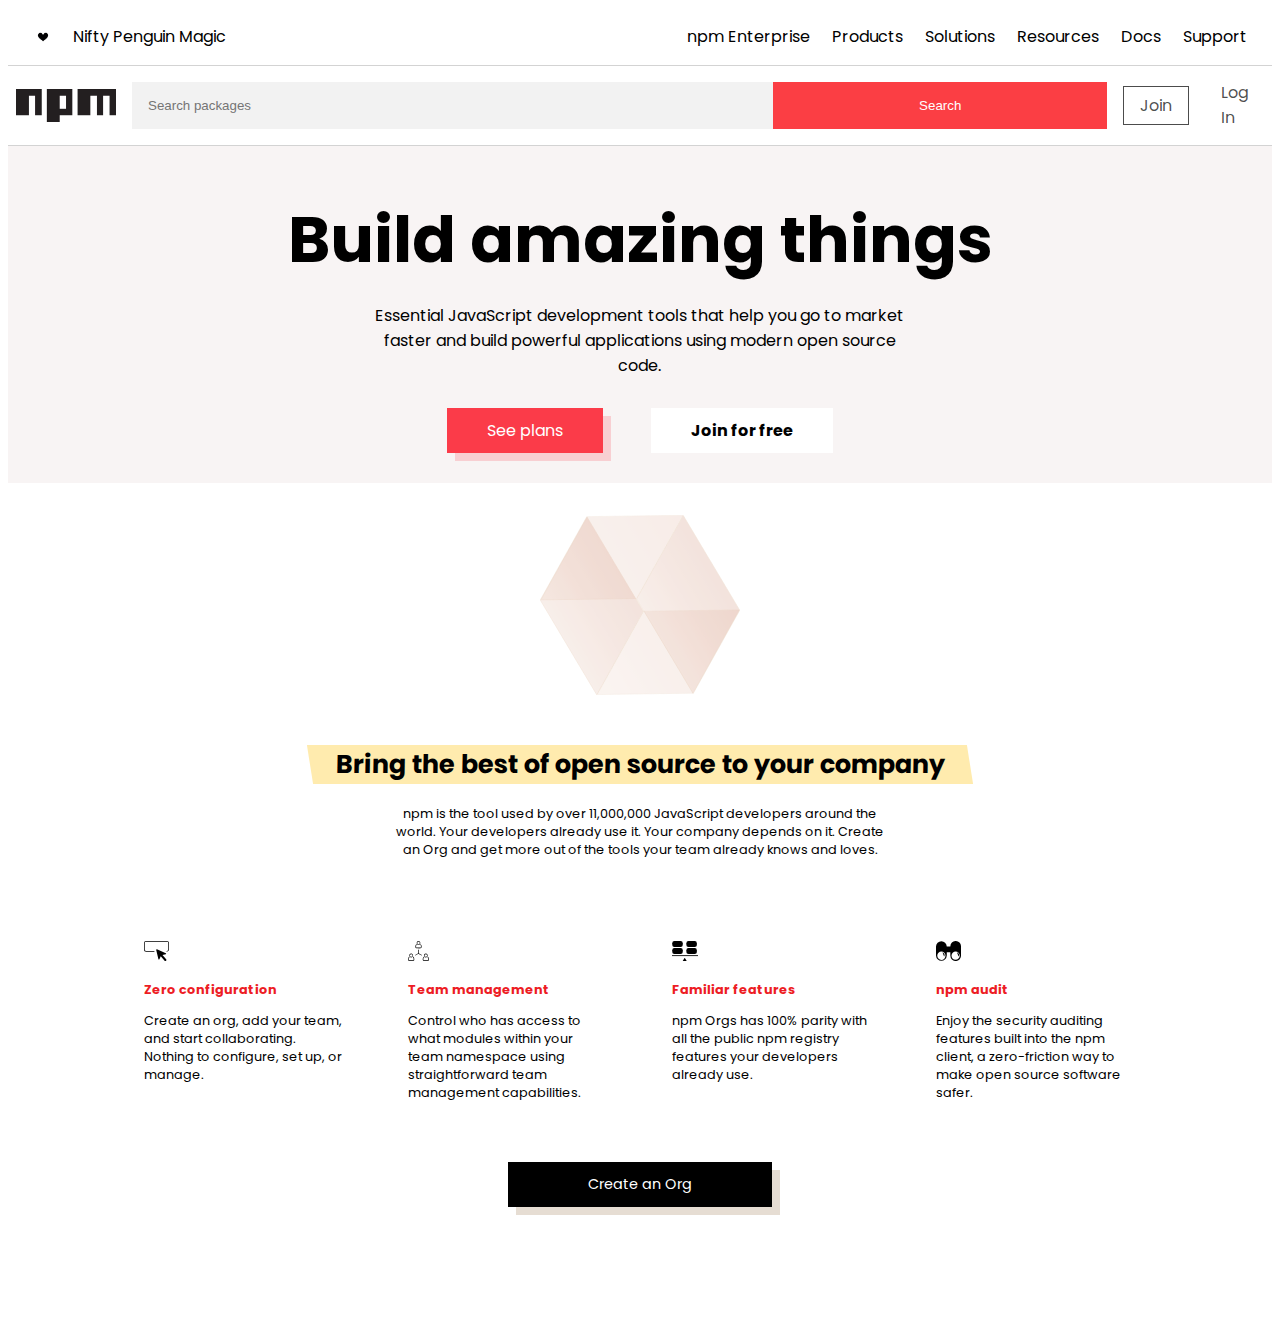
<file: lab-html-css-done-second-time-BEM-Oscar/index.html>
<!DOCTYPE html>
<html lang="en">

<head>
    <meta charset="UTF-8">
    <meta name="viewport" content="width=device-width, initial-scale=1.0">
    <title>Ejercicio</title>
    <link rel="stylesheet" href="style.css">
</head>

<body>

</body>

</html>
<header>
    <div>
        <div>
            <img class="blackHeart" src="images/black-heart.png" alt="black heart" />
            <span> Nifty Penguin Magic </span>
        </div>
        <nav>
            <ul>
                <li><a href="#"> npm Enterprise </a></li>
                <li><a href="#"> Products </a></li>
                <li><a href="#"> Solutions </a></li>
                <li><a href="#"> Resources </a></li>
                <li><a href="#"> Docs </a></li>
                <li><a href="#"> Support </a></li>
            </ul>
        </nav>
    </div>

    <div class="topSearch">
        <img class="npmLogo" src="images/npm-logo.png" alt="npm logo">

        <form class="searchForm" action="/">
            <input type="text" name="package-name" id="package-name" placeholder="Search packages">
            <input type="submit" value="Search">
        </form>
        <div class="loginLinks">
            <a class="loginLinks__join" href="">Join</a>
            <a href="">Log In</a>
        </div>
    </div>
</header>

<section class="section-amazing">
    <h1 class="section-amazing__title">
        Build amazing
        things
    </h1>
    <article class="section-amazing__description">
        Essential JavaScript development tools that help you go to market faster and build powerful applications using
        modern open source code.
    </article>
    <div class="section-amazing__links"><a class="link-see-plans" href="">See plans</a> <a href=""
            class="link-join-free">Join for free</a>
    </div>
</section>
<section class="section-open-source">
    <img class="section-open-source__image" src="images/triangle-hexagon.svg" alt="triangle hexagon">
    <h2 class="section-open-source__title">Bring the best of open source to your company</h2>
    <article class="section-open-source__description">
        npm is the tool used by
        over 11,000,000 JavaScript developers around the world. Your developers already use it. Your company depends on
        it.
        Create an Org and get more out of the tools your team already knows and loves.
    </article>
</section>
<section class="section-features">
    <div class="section-features__container">
        <div>
            <img class="section-features__image" src="images/zero-configuration.svg" alt="">
            <h3 class="section-features__title">Zero configuration</h3>
            <p class="section-features__description">
                Create an org, add
                your team, and start collaborating. Nothing to configure, set up, or manage.
            </p>
        </div>
        <div>
            <img class="section-features__image" src="images/team-management.svg" alt="team management">
            <h3 class="section-features__title">Team management</h3>
            <p class="section-features__description">
                Control who has
                access
                to
                what modules within your team namespace using straightforward team management capabilities.
            </p>
        </div>
        <div>
            <img class="section-features__image" src="images/familiar-features.svg" alt="">
            <h3 class="section-features__title">Familiar features</h3>
            <p class="section-features__description">
                npm
                Orgs
                has 100% parity with all the public npm registry features your developers already use.
            </p>
        </div>
        <div>
            <img class="section-features__image" src="images/npm-audit.svg" alt="npm audit">
            <h3 class="section-features__title">npm audit</h3>
            <p class="section-features__description">
                Enjoy the
                security
                auditing features built into the npm client, a zero-friction way to make open source software safer.
            </p>
        </div>
    </div>
    <a class="section-features__btn" href="">Create an Org</a>
</section>
</file>
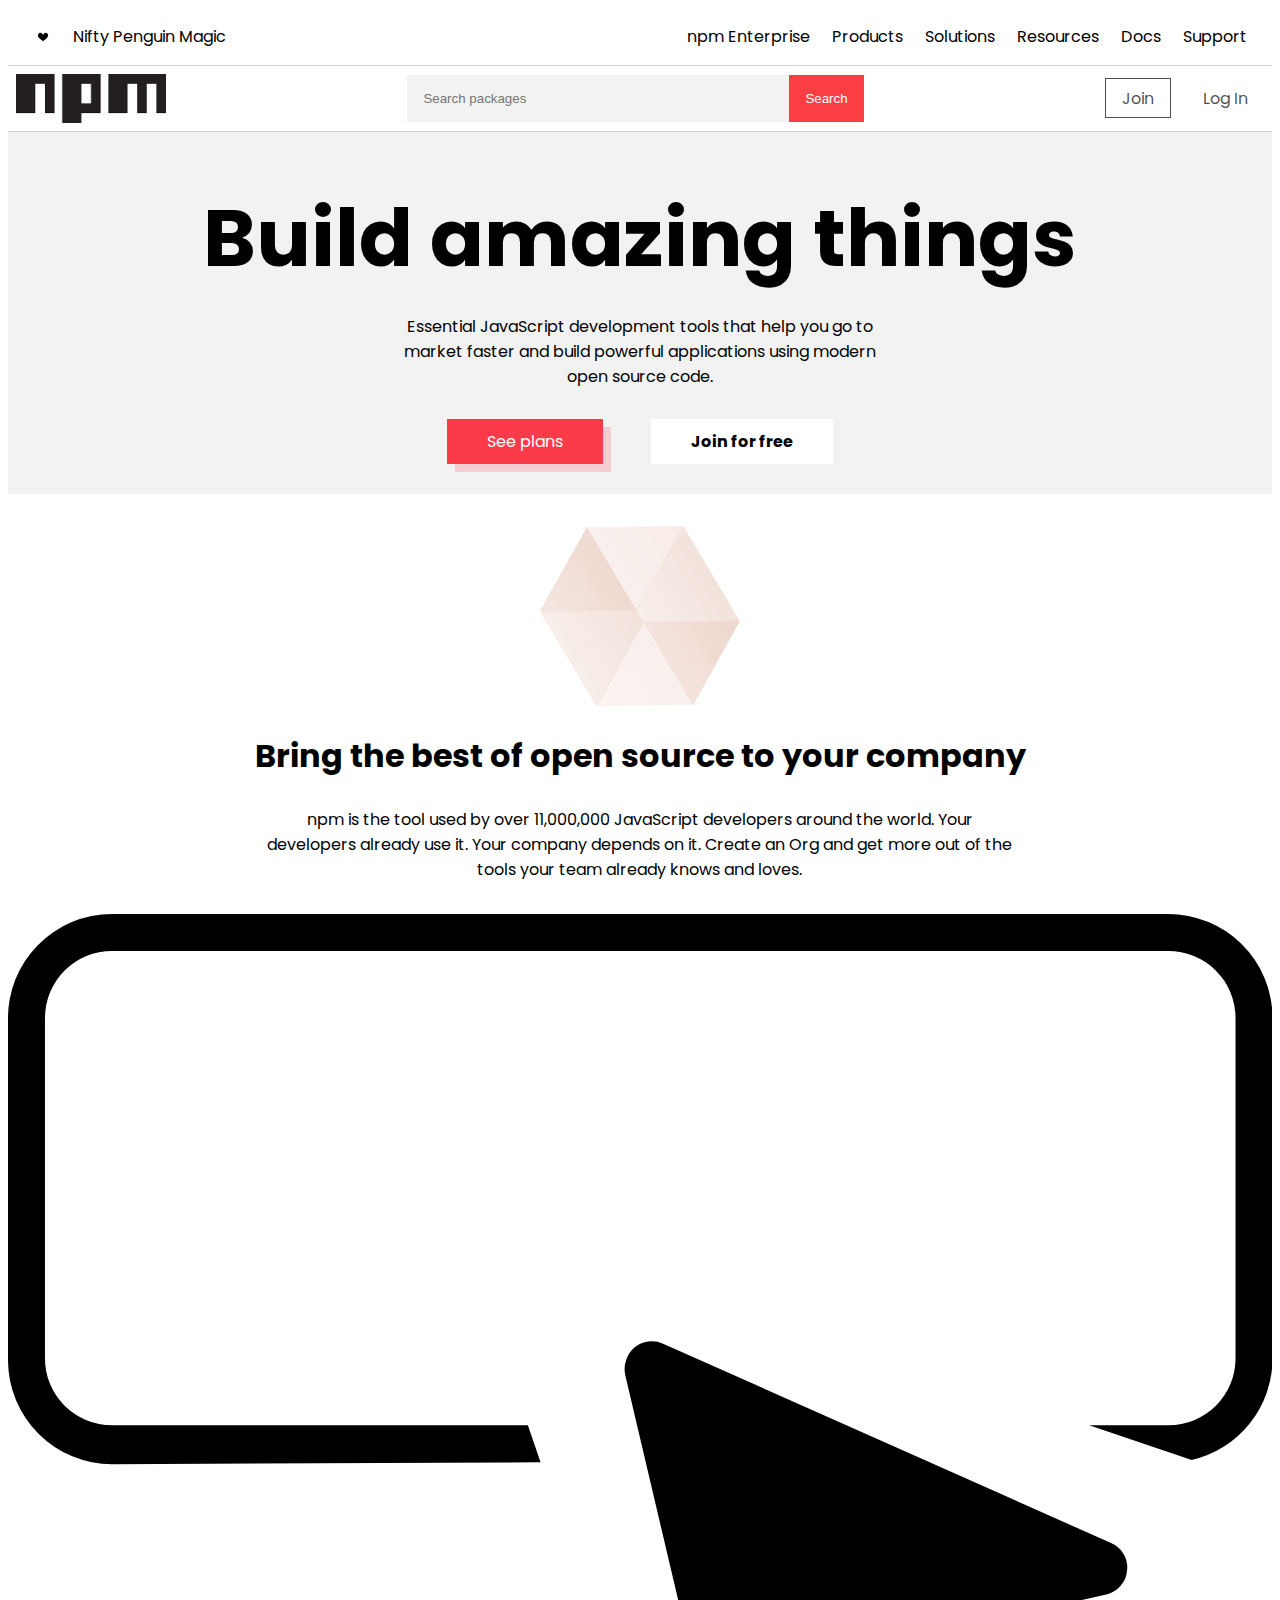
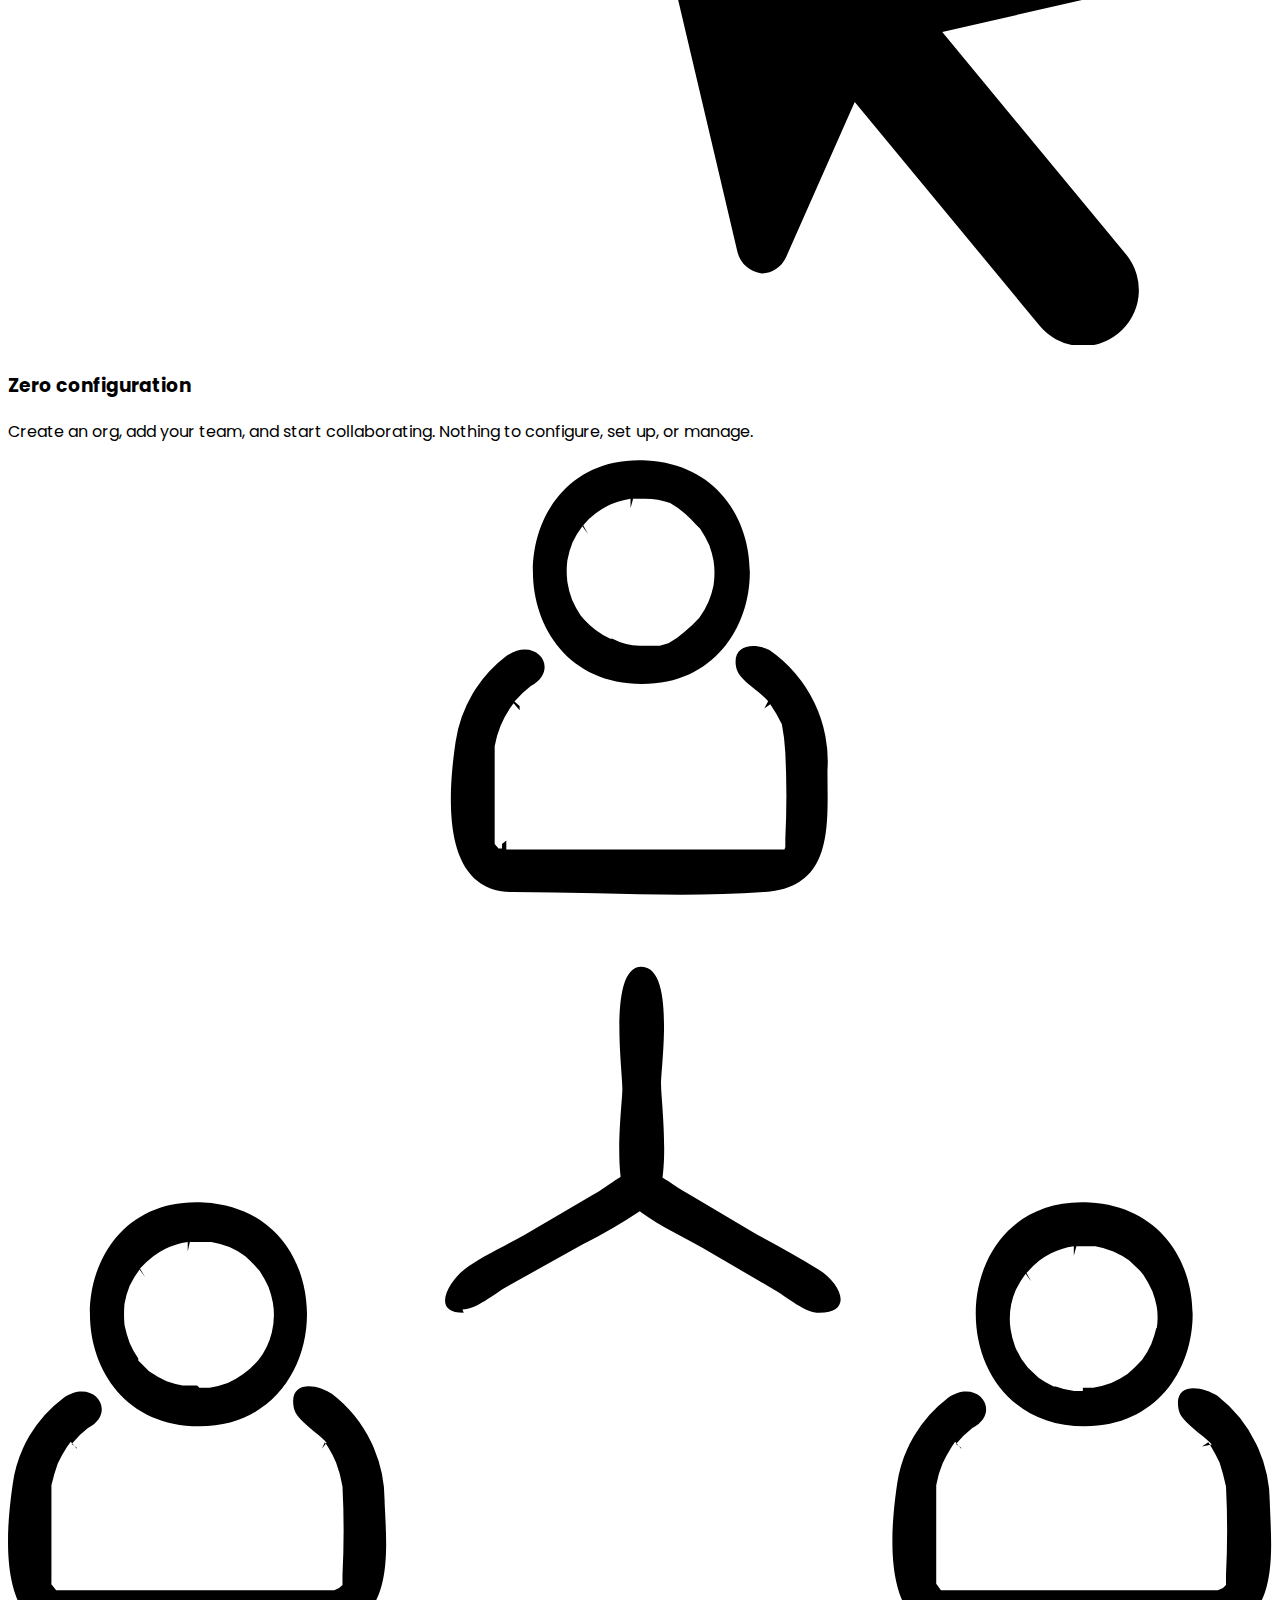
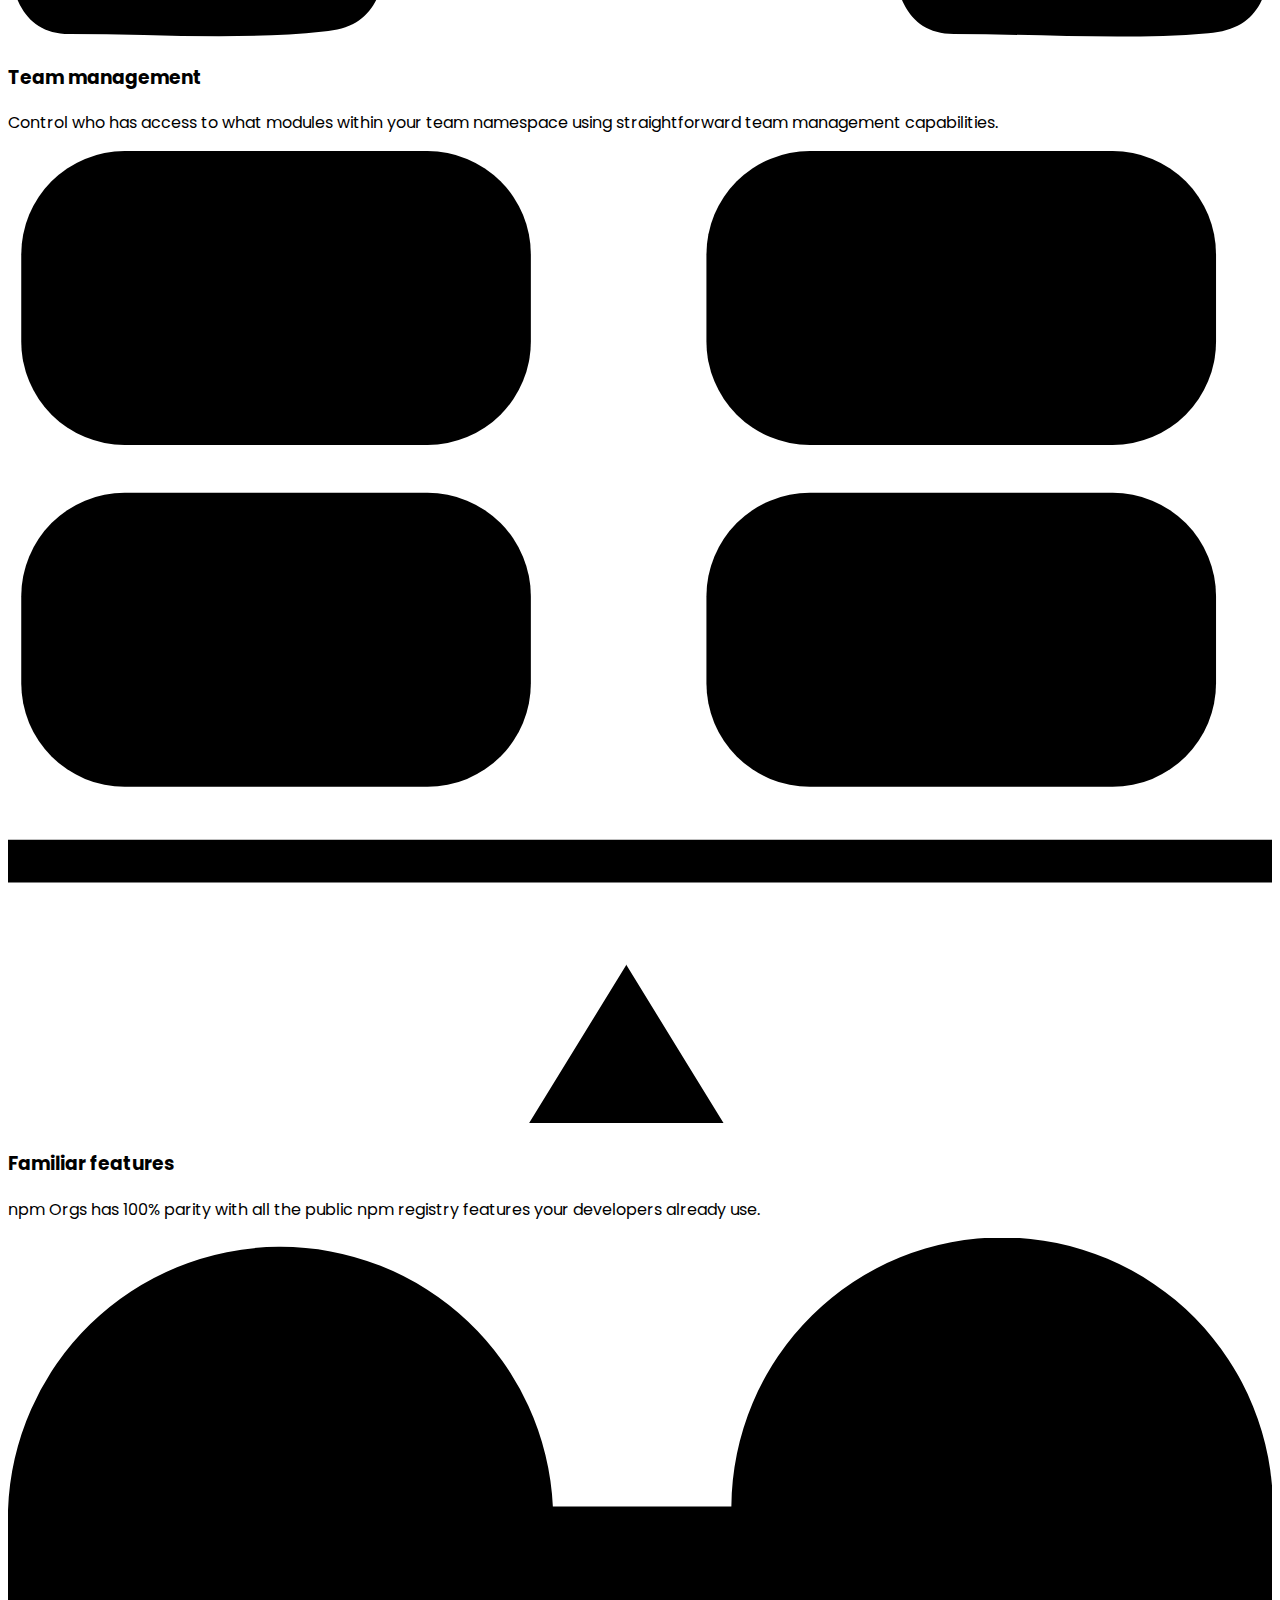
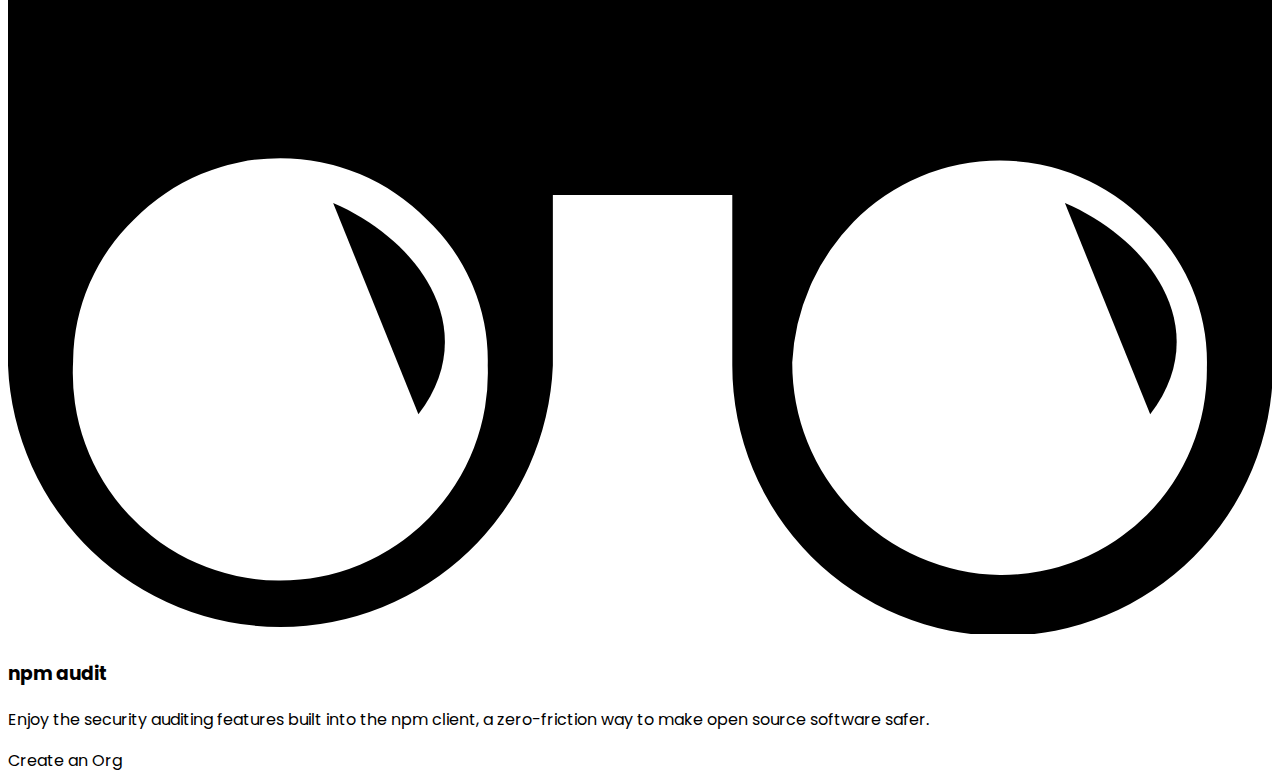
<file: lab-html-css-sol-parcial-oscar/index.html>
<!DOCTYPE html>
<html lang="en">

<head>
    <meta charset="UTF-8">
    <meta name="viewport" content="width=device-width, initial-scale=1.0">
    <title>Ejercicio</title>
    <link rel="stylesheet" href="style.css">
</head>

<body>

</body>

</html>
<header>
    <div>
        <div>
            <img class="blackHeart" src="images/black-heart.png" alt="black heart" />
            <span> Nifty Penguin Magic </span>
        </div>
        <nav>
            <ul>
                <li><a href="#"> npm Enterprise </a></li>
                <li><a href="#"> Products </a></li>
                <li><a href="#"> Solutions </a></li>
                <li><a href="#"> Resources </a></li>
                <li><a href="#"> Docs </a></li>
                <li><a href="#"> Support </a></li>
            </ul>
        </nav>
    </div>

    <div class="topSearch">
        <img class="npmLogo" src="images/npm-logo.png" alt="npm logo">

        <form class="searchForm" action="/">
            <input type="text" name="package-name" id="package-name" placeholder="Search packages">
            <input type="submit" value="Search">
        </form>
        <div class="loginLinks">
            <a class="loginLinks__join" href="">Join</a>
            <a href="">Log In</a>
        </div>
    </div>
</header>

<section class="section-amazing">
    <h1 class="section-amazing__title">
        Build amazing
        things
    </h1>
    <article class="section-amazing__description">
        Essential JavaScript development tools that help you go to market faster and build powerful applications using
        modern open source code.
    </article>
    <div class="section-amazing__links"><a class="link-see-plans" href="">See plans</a> <a href=""
            class="link-join-free">Join for free</a>
    </div>
</section>
<section class="section-open-source">
    <img class="section-open-source__image" src="images/triangle-hexagon.svg" alt="triangle hexagon">
    <h2 class="section-open-source__title">Bring the best of open source to your company</h2>
    <article class="section-open-source__description">
        npm is the tool used by
        over 11,000,000 JavaScript developers around the world. Your developers already use it. Your company depends on
        it.
        Create an Org and get more out of the tools your team already knows and loves.
    </article>
</section>
<section>
    <div>
        <div>
            <img src="images/zero-configuration.svg" alt="">
            <h3>Zero configuration</h3>
            <p>
                Create an org, add
                your team, and start collaborating. Nothing to configure, set up, or manage.
            </p>
        </div>
        <div>
            <img src="images/team-management.svg" alt="team management">
            <h3>Team management</h3>
            <p>
                Control who has
                access
                to
                what modules within your team namespace using straightforward team management capabilities.
            </p>
        </div>
        <div>
            <img src="images/familiar-features.svg" alt="">
            <h3>Familiar features</h3>
            <p>
                npm
                Orgs
                has 100% parity with all the public npm registry features your developers already use.
            </p>
        </div>
        <div>
            <img src="images/npm-audit.svg" alt="npm audit">
            <h3>npm audit</h3>
            <p>
                Enjoy the
                security
                auditing features built into the npm client, a zero-friction way to make open source software safer.
            </p>
        </div>
    </div><a href="">Create an Org</a>
</section>
</file>
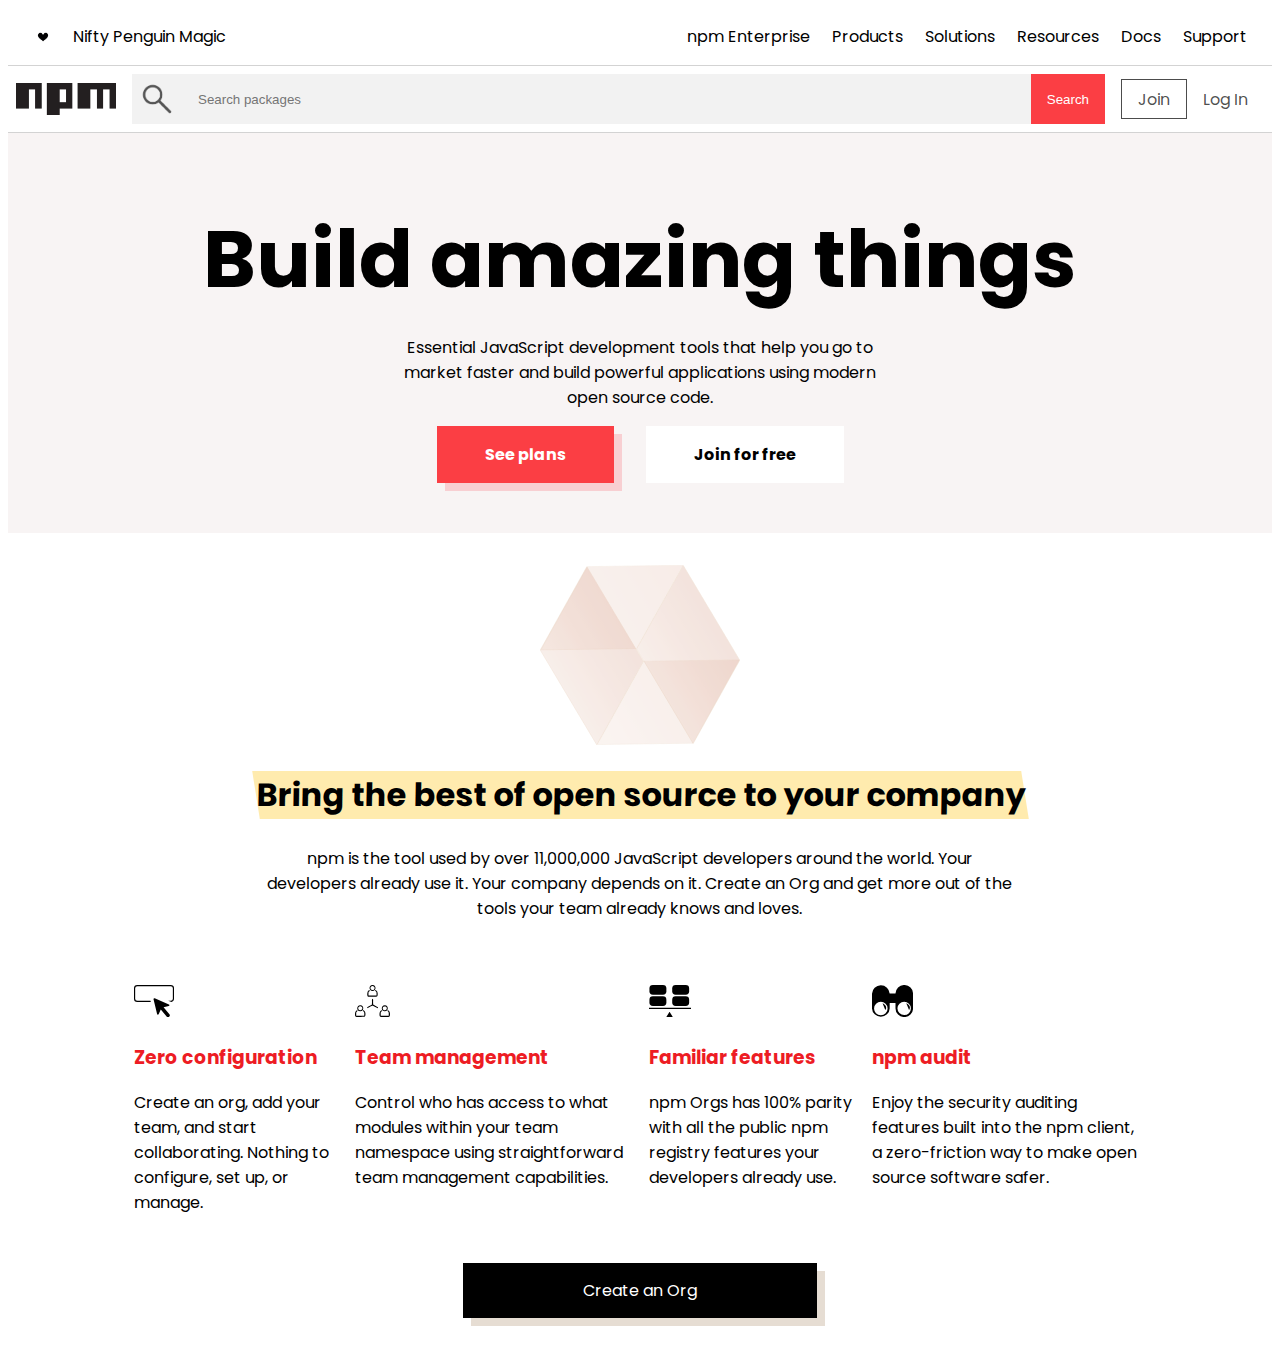
<file: lab-html-exercise-9AbrilStudents-Oscar-final/index.html>
<!DOCTYPE html>
<html lang="en">

<head>
    <meta charset="UTF-8">
    <meta name="viewport" content="width=device-width, initial-scale=1.0">
    <title>Ejercicio</title>
    <link rel="stylesheet" href="style.css">
</head>

<body>

</body>

</html>
<header>
    <div>
        <div>
            <img class="blackHeart" src="images/black-heart.png" alt="black heart" />
            <span> Nifty Penguin Magic </span>
        </div>
        <nav>
            <ul>
                <li><a href="#"> npm Enterprise </a></li>
                <li><a href="#"> Products </a></li>
                <li><a href="#"> Solutions </a></li>
                <li><a href="#"> Resources </a></li>
                <li><a href="#"> Docs </a></li>
                <li><a href="#"> Support </a></li>
            </ul>
        </nav>
    </div>

    <div class="topSearch">
        <img class="npmLogo" src="images/npm-logo.png" alt="npm logo">

        <form class="searchForm" action="/">
            <img src="images/magnifying-glass.png" alt="magnifying-glass">
            <input type="text" name="package-name" id="package-name" placeholder="Search packages">
            <input type="submit" value="Search">
        </form>
        <div class="loginLinks">
            <a class="loginLinks__join" href="">Join</a>
            <a href="">Log In</a>
        </div>
    </div>
</header>

<section class="section-amazing">
    <h1 class="section-amazing__title">
        Build amazing
        things
    </h1>
    <article class="section-amazing__description">
        Essential JavaScript development tools that help you go to market faster and build powerful applications using
        modern open source code.
    </article>
    <div class="section-amazing__links"><a class="link-see-plans" href="">See plans</a> <a href=""
            class="link-join-free">Join for free</a>
    </div>
</section>
<section class="section-open-source">
    <img class="section-open-source__image" src="images/triangle-hexagon.svg" alt="triangle hexagon">
    <h2 class="section-open-source__title">Bring the best of open source to your company</h2>
    <article class="section-open-source__description">
        npm is the tool used by
        over 11,000,000 JavaScript developers around the world. Your developers already use it. Your company depends on
        it.
        Create an Org and get more out of the tools your team already knows and loves.
    </article>
</section>
<section class="section-features">
    <div class="features">
        <div>
            <img src="images/zero-configuration.svg" alt="">
            <h3>Zero configuration</h3>
            <p>
                Create an org, add
                your team, and start collaborating. Nothing to configure, set up, or manage.
            </p>
        </div>
        <div>
            <img src="images/team-management.svg" alt="team management">
            <h3>Team management</h3>
            <p>
                Control who has
                access
                to
                what modules within your team namespace using straightforward team management capabilities.
            </p>
        </div>
        <div>
            <img src="images/familiar-features.svg" alt="">
            <h3>Familiar features</h3>
            <p>
                npm
                Orgs
                has 100% parity with all the public npm registry features your developers already use.
            </p>
        </div>
        <div>
            <img src="images/npm-audit.svg" alt="npm audit">
            <h3>npm audit</h3>
            <p>
                Enjoy the
                security
                auditing features built into the npm client, a zero-friction way to make open source software safer.
            </p>
        </div>
    </div><a class="create-org-button" href="">Create an Org</a>
</section>
</file>
<file: lab-html-css-done-second-time-BEM-Oscar/style.css>
@import url('https://fonts.googleapis.com/css?family=Poppins');

body {
    font-family: 'Poppins';
}

header>div {
    padding: 0 25px;
    display: flex;
    justify-content: space-between;
    align-items: center;
    border-bottom: 1px solid lightgray;
}

nav {
    width: 600px;
}

nav ul {
    list-style: none;
    display: flex;
    justify-content: space-between;
    align-items: center;
}

a {
    text-decoration: none;
    color: black;
}

.blackHeart {
    width: 20px;
    margin-right: 1rem;
}

.topSearch {
    padding: 0.5rem;
    gap: 1rem
}


.npmLogo {
    width: 100px;
}

.searchForm {
    display: flex;
    width: 100%;
    /** Formulario, ocupa todo el espacio disponible que te deje tu contenedor padre flex*/

}

.searchForm>img {
    background-color: rgba(0, 0, 0, .05);
    width: 50px;
    padding: 8px;
}

.searchForm>input {
    padding: 1rem;
    border: none;
    /** 1 rem en cuatro direcciones*/
    flex-grow: 1;
    /** Respecto a tus hermanos , tu debes crecer siempre y tomar el espacio disponible que te permitan */

}

#package-name {
    background-color: rgba(0, 0, 0, .05);
    width: 350px;
}

input[type=submit] {
    background-color: #fb3e44;
    color: white;
}

.loginLinks {
    display: flex;
    align-items: center;
    gap: 1rem;
}

.loginLinks>a {
    color: rgba(0, 0, 0, .7);
    padding: 0.4rem 1rem;
    /** 0.4rem arriba y abajo de cada enlace, y 1rem izquierda y derecha de cada enlace*/
}

/** Porque esta nomenclatura ? Metodología BEM */
.loginLinks__join {
    border: 1px solid rgba(0, 0, 0, .7);

}

.section-amazing {
    text-align: center;
    background-color: rgba(232, 217, 217, .3);
    padding: 30px;
}

.section-amazing__title {
    font-size: 4rem;
    font-weight: 700;
    margin-top: 1rem;
    margin-bottom: 1rem;
}

.section-amazing__description {
    width: 45%;
    margin: 0 auto;
    font-size: 1rem;
}

.section-amazing__links {
    display: flex;
    justify-content: center;
    gap: 3rem;
    margin-top: 30px;


}

.link-see-plans {
    background-color: #fb3b49;
    box-shadow: 8px 8px 0 rgba(251, 59, 73, 0.2);
    padding: 10px 40px;
    color: white;
    text-align: center;
    text-decoration: none;
  }
  
  .link-join-free {
    background-color: white;
    padding: 10px 40px;
    color: black;
    font-weight: bold;
    text-align: center;
    text-decoration: none;
  }

.section-open-source {
    display: flex;
    flex-direction: column;
    align-items: center;
    margin-top: 2rem;
    margin-bottom: 2rem;

}

.section-open-source__image {
    width: 200px;
}

.section-open-source__title {
    background-color: rgba(255, 204, 53, 0.4);
    transform: skew(9deg, 0deg);
    font-style: italic;
    font-size: 1.6rem;
    padding: 0 2%;
    font-weight: bold;
    margin-top: 50px;
}

.section-open-source__description {
    text-align: center;
    width: 40%;
    padding-bottom: 50px;
    font-size: 0.8rem;
}


.section-features {
    display: flex;
    flex-direction: column;
    align-items: center;
    padding-bottom: 8rem;
}

.section-features__container {
    display: flex;
    gap: 4rem;
}

.section-features__image {
    height: 20px;
}

.section-features__title {
    color: #ed1c24;
    text-align: left;
    font-size: 0.8em;
    font-weight: bold;
}

.section-features__description {
    font-size: 0.8rem;
    width: 200px;
}

.section-features__btn {
    margin-top:3rem;
    background-color: black;
    color: white;
    box-shadow: 8px 8px 0 rgba(128, 83, 35, 0.2);
    padding: 12px 80px;
    font-size: 0.9em;
    text-align: center;
    text-decoration: none;
}
</file>
<file: lab-html-css-sol-parcial-oscar/style.css>
@import url('https://fonts.googleapis.com/css?family=Poppins');

body {
    font-family: 'Poppins';
}

header>div {
    padding: 0 25px;
    display: flex;
    justify-content: space-between;
    align-items: center;
    border-bottom: 1px solid lightgray;
}

nav {
    width: 600px;
}

nav ul {
    list-style: none;
    display: flex;
    justify-content: space-between;
    align-items: center;
}

a {
    text-decoration: none;
    color: black;
}

.blackHeart {
    width: 20px;
    margin-right: 1rem;
}

.topSearch {
    padding: 0.5rem;
}

.npmLogo {
    width: 150px;
}

.searchForm {
    display: flex;
}

.searchForm>input {
    padding: 1rem;
    border: none;
    /** 1 rem en cuatro direcciones*/

}

#package-name {
    background-color: rgba(0, 0, 0, .05);
    width: 350px;
}

input[type=submit] {
    background-color: #fb3e44;
    color: white;
}

.loginLinks {
    display: flex;
    align-items: center;
    gap: 1rem;
}

.loginLinks>a {
    color: rgba(0, 0, 0, .7);
    padding: 0.4rem 1rem;
    /** 0.4rem arriba y abajo de cada enlace, y 1rem izquierda y derecha de cada enlace*/
}

/** Porque esta nomenclatura ? Metodología BEM */
.loginLinks__join {
    border: 1px solid rgba(0, 0, 0, .7);

}

.section-amazing {
    text-align: center;
    background-color: rgba(0, 0, 0, .05);
    padding: 30px;
}

.section-amazing__title {
    font-size: 5rem;
    font-weight: 700;
    margin-top: 1rem;
    margin-bottom: 1rem;
}

.section-amazing__description {
    width: 40%;
    margin: 0 auto;
}

.section-amazing__links {
    display: flex;
    justify-content: center;
    gap: 3rem;
    margin-top: 30px;


}

.link-see-plans {
    background-color: #fb3b49;
    box-shadow: 8px 8px 0 rgba(251, 59, 73, 0.2);
    padding: 10px 40px;
    color: white;
    text-align: center;
    text-decoration: none;
  }
  
  .link-join-free {
    background-color: white;
    padding: 10px 40px;
    color: black;
    font-weight: bold;
    text-align: center;
    text-decoration: none;
  }

.section-open-source {
    display: flex;
    flex-direction: column;
    align-items: center;
    margin-top: 2rem;
    margin-bottom: 2rem;

}

.section-open-source__image {
    width: 200px;
}

.section-open-source__title {
    font-size: 2rem;
}

.section-open-source__description {
    text-align: center;
    width: 60%;
}
</file>
<file: lab-html-exercise-9AbrilStudents-Oscar-final/style.css>
@import url('https://fonts.googleapis.com/css?family=Poppins');

* {
    box-sizing: border-box;
}

body {
    font-family: 'Poppins';
}

header>div {
    padding: 0 25px;
    display: flex;
    justify-content: space-between;
    align-items: center;
    border-bottom: 1px solid lightgray;
}

nav {
    width: 600px;
}

nav ul {
    list-style: none;
    display: flex;
    justify-content: space-between;
    align-items: center;
}

a {
    text-decoration: none;
    color: black;
}

.blackHeart {
    width: 20px;
    margin-right: 1rem;
}

.topSearch {
    padding: 0.5rem;
    gap: 1rem
}


.npmLogo {
    width: 100px;
}

.searchForm {
    display: flex;
    width: 100%;
    /** Formulario, ocupa todo el espacio disponible que te deje tu contenedor padre flex*/

}

.searchForm>img {
    background-color: rgba(0, 0, 0, .05);
    width: 50px;
    padding: 8px;
}

.searchForm>input {
    padding: 1rem;
    border: none;
    /** 1 rem en cuatro direcciones*/
    flex-grow: 1;
    /** Respecto a tus hermanos , tu debes crecer siempre y tomar el espacio disponible que te permitan */

}

#package-name {
    background-color: rgba(0, 0, 0, .05);

}

input[type=submit] {
    background-color: #fb3e44;
    color: white;
    flex-grow: 0;
    /** Como hermano que eres de un contenedor flex, NUNCA crezcas si hay espacio disponible. Debes quedarte solamente con el espacio que necesitas */

}

.loginLinks {
    display: flex;
    align-items: center;
}

.loginLinks>a {
    color: rgba(0, 0, 0, .7);
    padding: 0.4rem 1rem;
    width: max-content;
    /** 0.4rem arriba y abajo de cada enlace, y 1rem izquierda y derecha de cada enlace*/
    /** En este width podríamos haber puesto unos píxeles "a fuego", porque si no, Log In queda en dos líneas (probar a borrar la propiedad width). max-content te asegura que el contenido va a quedarse en una sola línea de texto: https://developer.mozilla.org/en-US/docs/Web/CSS/max-content# */
}

/** Porque esta nomenclatura ? Metodología BEM */
.loginLinks__join {
    border: 1px solid rgba(0, 0, 0, .7);
}

.section-amazing {
    text-align: center;
    background-color: rgba(232, 217, 217, .3);
    padding: 50px 20px;
}

.section-amazing__title {
    font-size: 5rem;
    font-weight: 700;
    margin-top: 1rem;
    margin-bottom: 1rem;
}

.section-amazing__description {
    width: 40%;
    margin: 0 auto;
}

.section-amazing__links {
    display: flex;
    justify-content: center;
    gap: 2rem;
    margin: 0 auto;
    margin-top: 1rem;
}

.section-amazing__links>a {
    padding: 1rem 3rem;
    font-weight: 700;
}

.link-see-plans {
    color: white;
    background-color: #fb3e44;
    box-shadow: 8px 8px 0 rgba(251, 59, 73, .2)
}

.link-join-free {
    background-color: white;
}

.section-open-source {
    display: flex;
    flex-direction: column;
    align-items: center;
    margin-top: 2rem;
    margin-bottom: 2rem;

}

.section-open-source__image {
    width: 200px;
}

.section-open-source__title {
    font-size: 2rem;
    font-style: italic;
    background-color: rgba(255, 204, 53, .4);
    transform: skew(9deg, 0deg);
    /** En CSS podemos realizar diferentes transofrmaciones sobre los elementos (rotarlos, moverlos, escalarlos) https://www.w3schools.com/css/css3_2dtransforms.asp */
}

.section-open-source__description {
    text-align: center;
    width: 60%;
}

.section-features {
    display: flex;
    flex-direction: column;
    align-items: center;
    gap: 2rem;
    margin-top: 4rem;
    margin-bottom: 2rem;
}

.features {
    display: flex;
    width: 80%;
}

.features img {
    height: 2rem;
}

.features h3 {
    color: #ED1C24;
    font-weight: 700;
}

.create-org-button {
    padding: 15px 120px;
    color: white;
    background-color: black;
    box-shadow: 8px 8px 0 rgba(128, 83, 35, .2);
}
</file>
